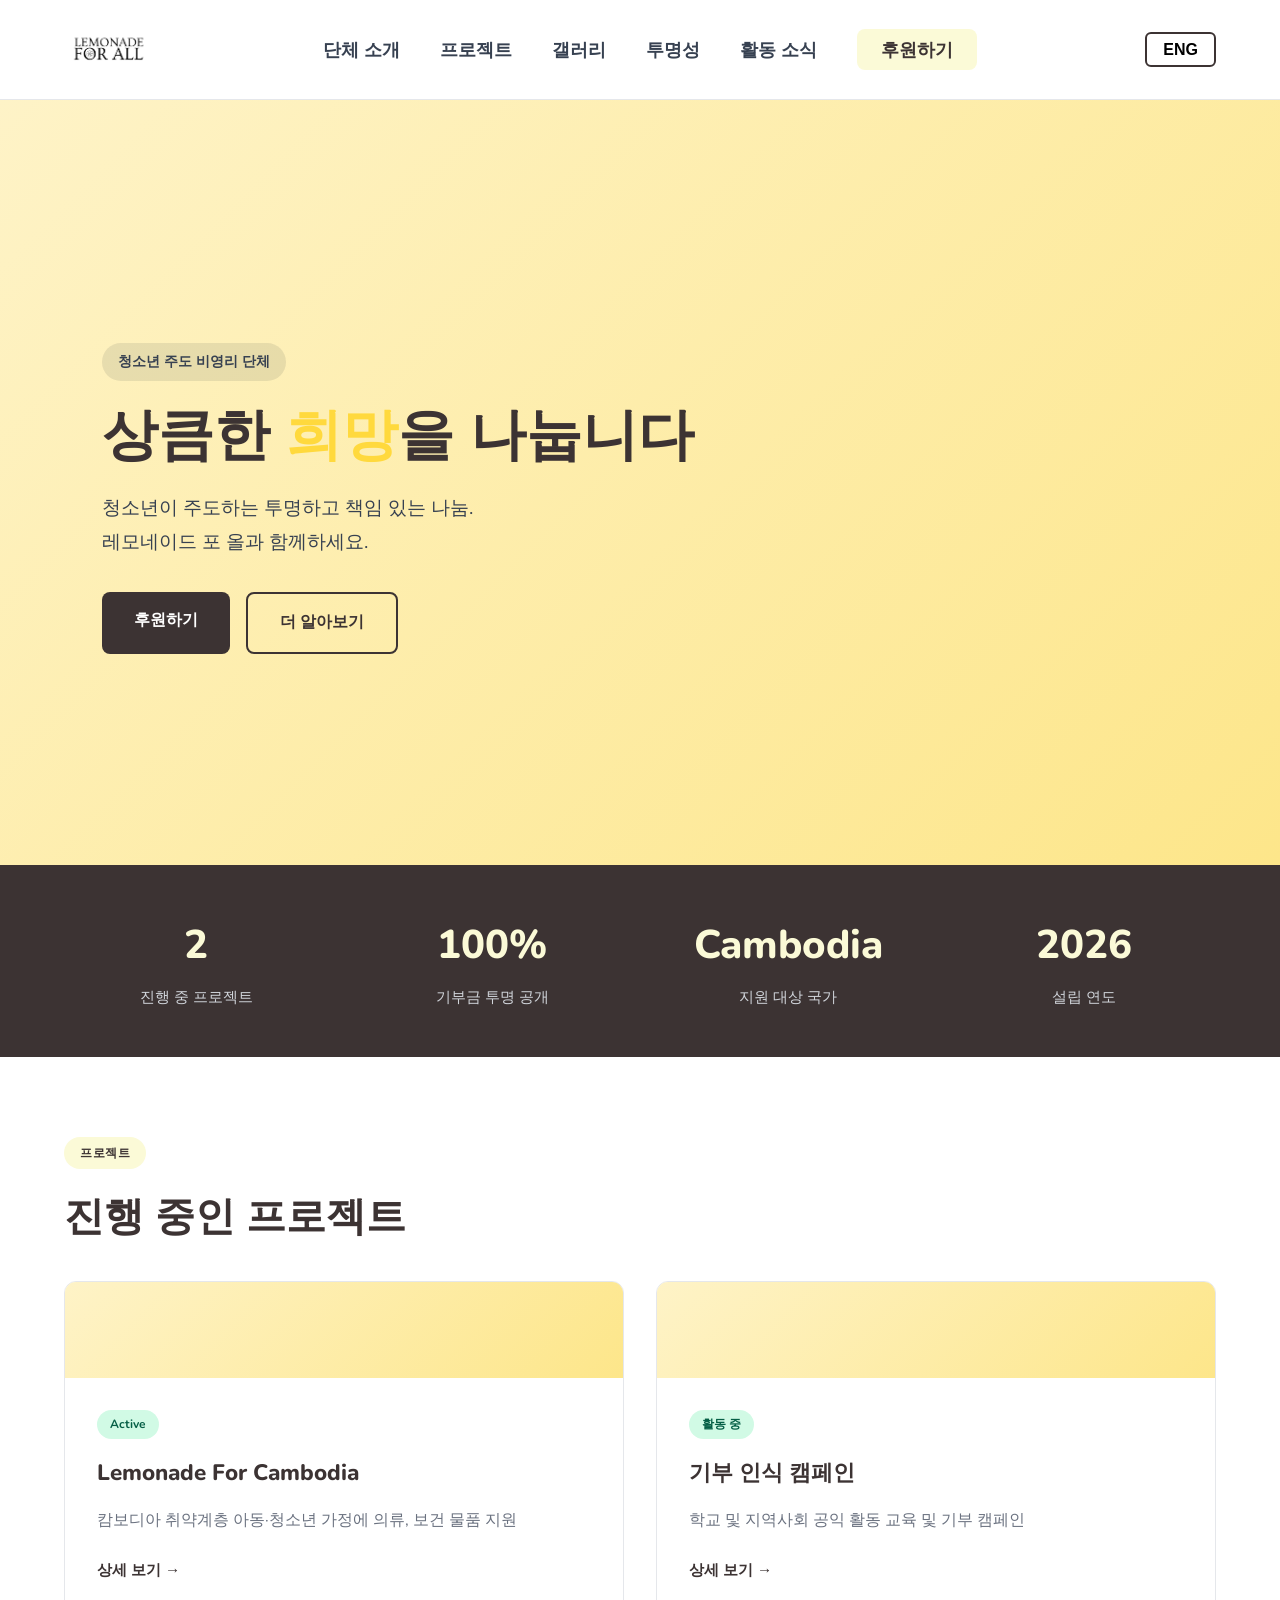
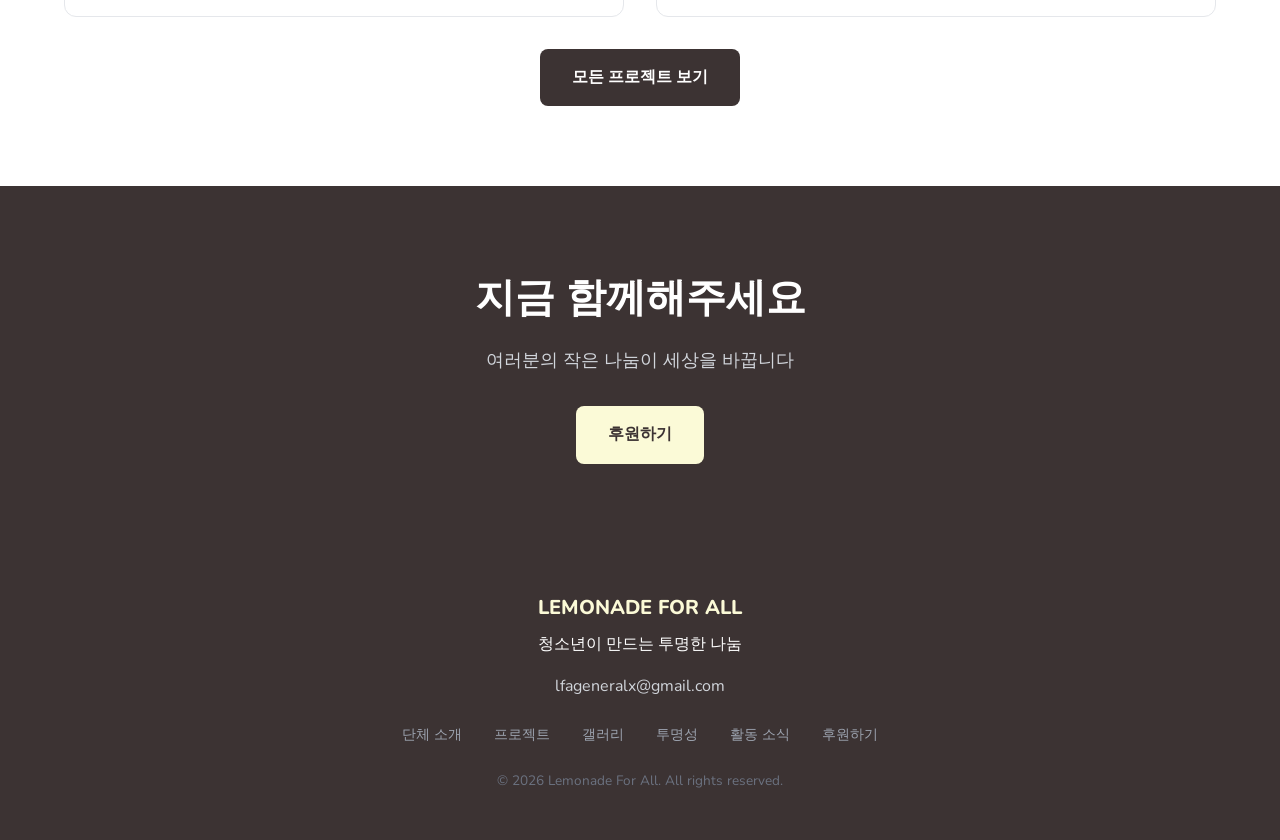
<file: index.html>
<!DOCTYPE html>
<html lang="ko">
<head>
  <meta charset="UTF-8">
  <meta name="viewport" content="width=device-width, initial-scale=1.0">
  <title data-i18n="index_doc">Lemonade For All | 청소년이 만드는 투명한 나눔</title>
  <link rel="stylesheet" href="style.css">
  <link href="https://fonts.googleapis.com/css2?family=Nunito:wght@400;600;700;800&display=swap" rel="stylesheet">
      <link href="https://fonts.googleapis.com/css2?family=Bricolage+Grotesque:wght@400;600;700;800&display=swap" rel="stylesheet">
</head>
<body>
  <header>
                  <a href="index.html" class="logo"><img src="images/1.png" alt="Lemonade For All" class="logo-img"></a>
    <nav>
      <ul>
        <li><a href="about.html" data-i18n="navAbout">단체 소개</a></li>
        <li><a href="projects.html" data-i18n="navProjects">프로젝트</a></li>
                <li><a href="gallery.html" data-i18n="navGallery">갤러리</a></li>
        <li><a href="transparency.html" data-i18n="navTrans">투명성</a></li>
        <li><a href="news.html" data-i18n="navNews">활동 소식</a></li>
        <li><a href="donate.html" class="btn-donate" data-i18n="navDonate">후원하기</a></li>
      </ul>
    </nav>
    <button id="langBtn" class="lang-btn">ENG</button>
    <button class="hamburger" id="hamburger">☰</button>
  </header>
  <div class="mobile-menu" id="mobileMenu">
    <a href="about.html" data-i18n="navAbout">단체 소개</a>
    <a href="projects.html" data-i18n="navProjects">프로젝트</a>
        <a href="gallery.html" data-i18n="navGallery">갤러리</a>
    <a href="transparency.html" data-i18n="navTrans">투명성</a>
    <a href="news.html" data-i18n="navNews">활동 소식</a>
    <a href="donate.html" data-i18n="navDonate">후원하기</a>
  </div>

  <section id="hero">
    <div class="hero-content">
      <span class="hero-tag" data-i18n="heroTag">청소년 주도 비영리 단체</span>
      <h1 data-i18n="heroTitle">상큼한 <span class="highlight">희망</span>을 나눕니다</h1>
      <p data-i18n="heroDesc">청소년이 주도하는 투명하고 책임 있는 나눔.<br>레모네이드 포 올과 함께하세요.</p>
      <div class="hero-btns">
        <a href="donate.html" class="btn-primary" data-i18n="heroDonate">후원하기</a>
        <a href="about.html" class="btn-secondary" data-i18n="heroLearn">더 알아보기</a>
      </div>
    </div>
    <div class="hero-img"></div>
  </section>

  <section id="stats">
    <div class="stats-grid">
      <div class="stat-item">
        <h3 class="stat-num">2</h3>
        <p data-i18n="statProjects">진행 중 프로젝트</p>
      </div>
      <div class="stat-item">
        <h3 class="stat-num">100%</h3>
        <p data-i18n="statTrans">기부금 투명 공개</p>
      </div>
      <div class="stat-item">
        <h3 class="stat-num">Cambodia</h3>
        <p data-i18n="statCountry">지원 대상 국가</p>
      </div>
      <div class="stat-item">
        <h3 class="stat-num">2026</h3>
        <p data-i18n="statFounded">설립 연도</p>
      </div>
    </div>
  </section>

  <section>
    <div class="section-inner">
      <span class="section-tag" data-i18n="projectTag">프로젝트</span>
      <h2 data-i18n="projectTitle">진행 중인 프로젝트</h2>
      <div class="project-grid">
        <div class="project-card">
          <div class="project-img"></div>
          <div class="project-body">
            <span class="status-badge">Active</span>
            <h3 data-i18n="cambodia_page_title">Lemonade For Cambodia</h3>
            <p data-i18n="cambodiaShort">캄보디아 취약계층 아동·청소년 가정에 의류, 보건 물품 지원</p>
            <a href="project-cambodia.html" class="btn-outline" data-i18n="viewDetail">상세 보기 →</a>
          </div>
        </div>
        <div class="project-card">
          <div class="project-img"></div>
          <div class="project-body">
            <span class="status-badge" data-i18n="statusActive">Active</span>
            <h3 data-i18n="campaign_page_title">기부 인식 캠페인</h3>
            <p data-i18n="campaignShort">학교 및 지역사회 공익 활동 교육 및 기부 캠페인</p>
            <a href="project-campaign.html" class="btn-outline" data-i18n="viewDetail">상세 보기 →</a>
          </div>
        </div>
      </div>
      <div style="text-align:center;margin-top:2rem">
        <a href="projects.html" class="btn-primary" data-i18n="allProjects">모든 프로젝트 보기</a>
      </div>
    </div>
  </section>

  <section id="cta">
    <div class="cta-inner">
      <h2 data-i18n="ctaTitle">지금 함께해주세요</h2>
      <p data-i18n="ctaDesc">여러분의 작은 나눔이 세상을 바꿉니다</p>
      <a href="donate.html" class="btn-primary" data-i18n="ctaDonate">후원하기</a>
    </div>
  </section>

  <footer>
    <div class="footer-inner">
                    <a href="index.html" class="footer-logo">LEMONADE FOR ALL</a>
      <p data-i18n="footerDesc">청소년이 만드는 투명한 나눔</p>
      <p class="footer-contact">lfageneralx@gmail.com</p>
      <div class="footer-links">
        <a href="about.html" data-i18n="navAbout">단체 소개</a>
        <a href="projects.html" data-i18n="navProjects">프로젝트</a>
              <a href="gallery.html" data-i18n="navGallery">갤러리</a>
        <a href="transparency.html" data-i18n="navTrans">투명성</a>
        <a href="news.html" data-i18n="navNews">활동 소식</a>
        <a href="donate.html" data-i18n="navDonate">후원하기</a>
      </div>
      <p class="footer-copy">© 2026 Lemonade For All. All rights reserved.</p>
    </div>
  </footer>
  <script src="lang.js"></script>
</body>
</html>
</file>
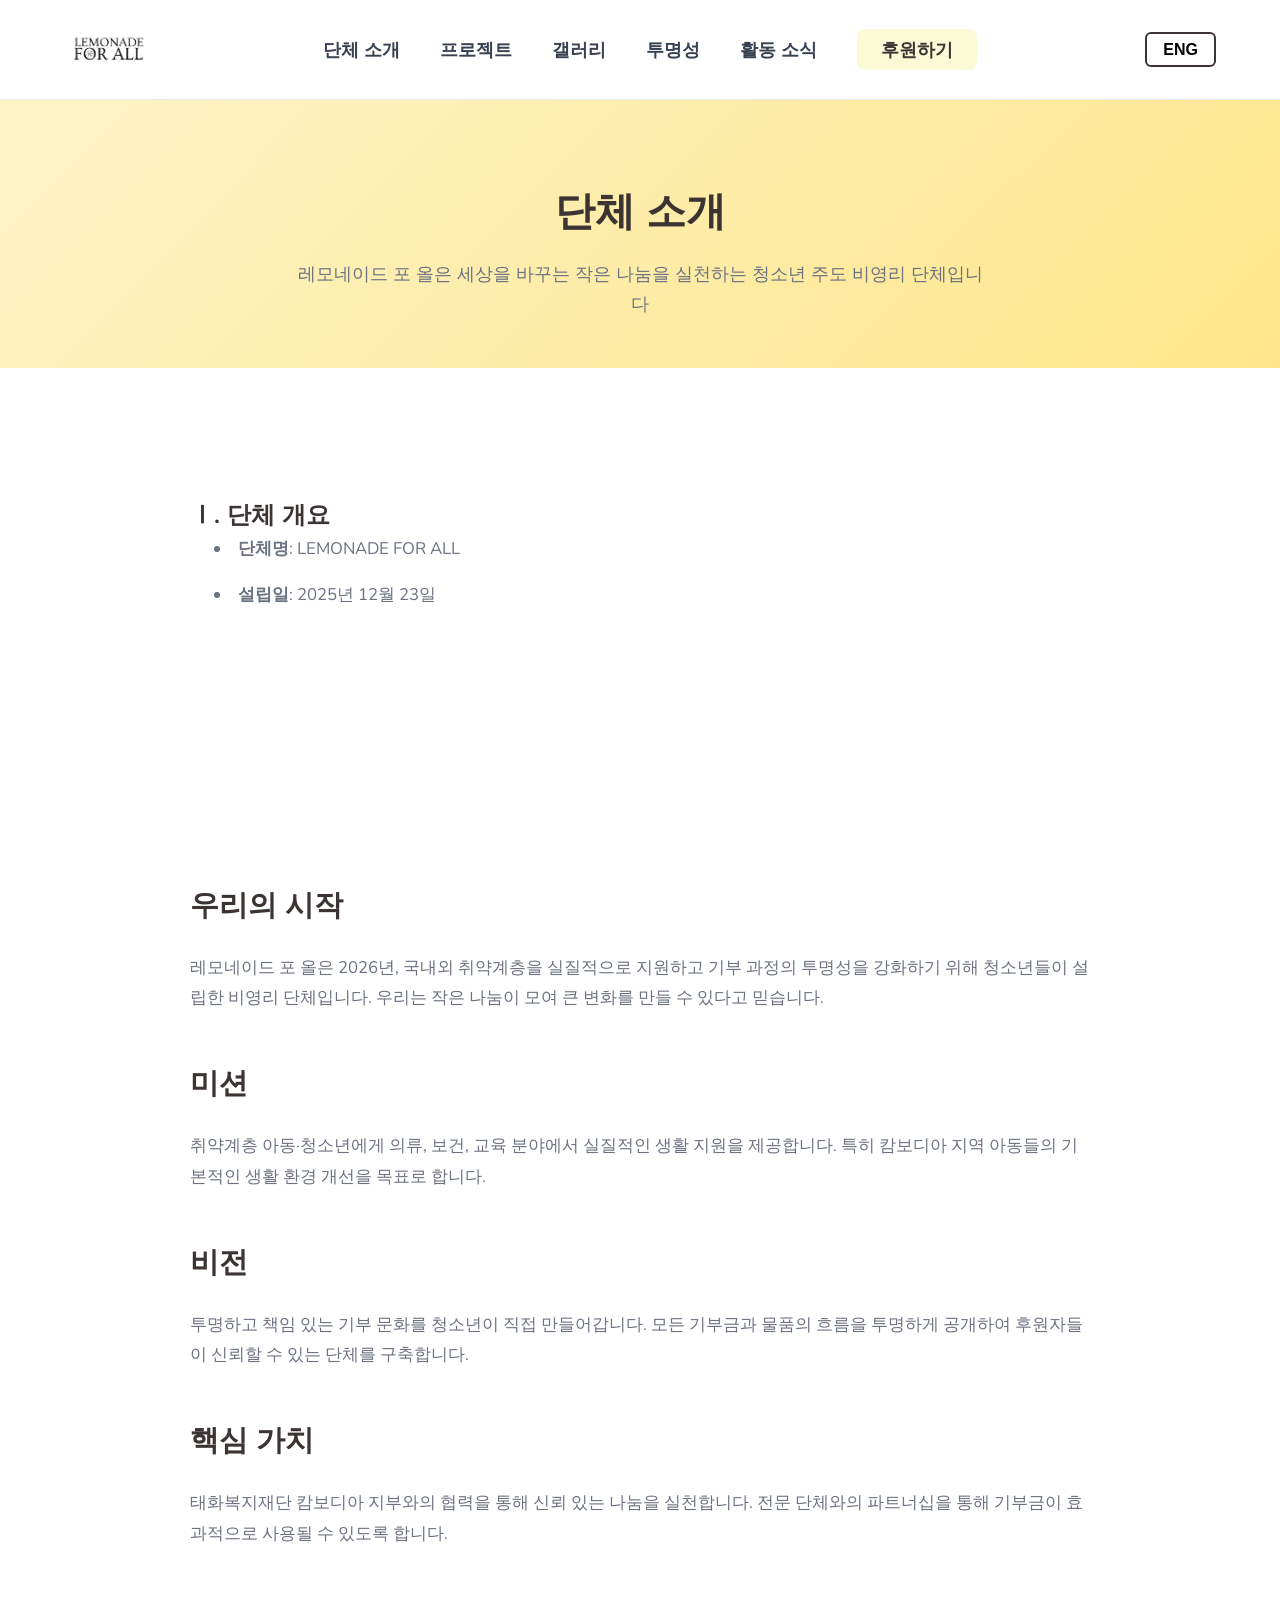
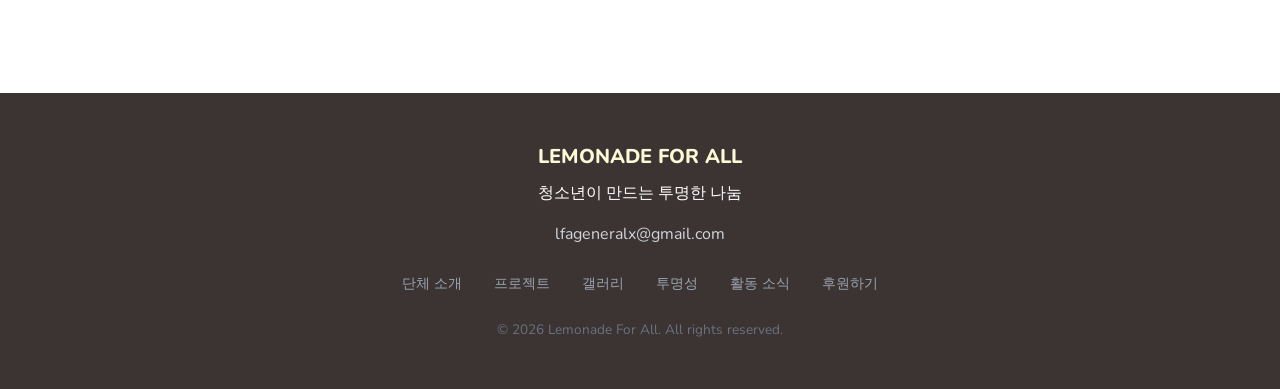
<file: about.html>
<!DOCTYPE html>
<html lang="ko">
<head>
  <meta charset="UTF-8">
  <meta name="viewport" content="width=device-width, initial-scale=1.0">
  <title data-i18n="about_doc">단체 소개 | Lemonade For All</title>
  <link rel="stylesheet" href="style.css">
  <link href="https://fonts.googleapis.com/css2?family=Nunito:wght@400;600;700;800&display=swap" rel="stylesheet">
</head>
<body>
<header>
        <a href="index.html" class="logo"><img src="images/1.png" alt="Lemonade For All" class="logo-img"></a>
  <nav>
    <ul>
      <li><a href="about.html" data-i18n="navAbout">단체 소개</a></li>
      <li><a href="projects.html" data-i18n="navProjects">프로젝트</a></li>
            <li><a href="gallery.html" data-i18n="navGallery">갤러리</a></li>
      <li><a href="transparency.html" data-i18n="navTrans">투명성</a></li>
      <li><a href="news.html" data-i18n="navNews">활동 소식</a></li>
      <li><a href="donate.html" class="btn-donate" data-i18n="navDonate">후원하기</a></li>
    </ul>
  </nav>
  <button id="langToggle" class="lang-btn">ENG</button>
  <button class="hamburger" id="hamburger">☰</button>
</header>
<div class="mobile-menu" id="mobileMenu">
  <a href="about.html" data-i18n="navAbout">단체 소개</a>
  <a href="projects.html" data-i18n="navProjects">프로젝트</a>
    <a href="gallery.html" data-i18n="navGallery">갤러리</a>
  <a href="transparency.html" data-i18n="navTrans">투명성</a>
  <a href="news.html" data-i18n="navNews">활동 소식</a>
  <a href="donate.html" data-i18n="navDonate">후원하기</a>
</div>
<div class="page-header">
  <h1 data-i18n="about_title">단체 소개</h1>
  <p data-i18n="about_sub">레모네이드 포 올은 세상을 바꾸는 작은 나눔을 실천하는 청소년 주도 비영리 단체입니다</p>
</div>
  <section aria-labelledby="about-overview-title">
  <div class="content-section">
    <h2 id="about-overview-title" data-i18n="about_overview">Ⅰ. 단체 개요</h2>
    <ul class="about-overview-list">
      <li><strong data-i18n="about_overview_name_label">단체명</strong>: LEMONADE FOR ALL</li>
      <li><strong data-i18n="about_overview_founded_label">설립일</strong>: <span data-i18n="about_overview_founded_date">2025년 12월 23일</span></li>
    </ul>
  </div>
</section>
<section>
  <div class="content-section">
    <h3 data-i18n="about_start">우리의 시작</h3>
    <p data-i18n="about_start_desc">레모네이드 포 올은 2026년, 국내외 취약계층을 실질적으로 지원하고 기부 과정의 투명성을 강화하기 위해 청소년들이 설립한 비영리 단체입니다. 우리는 작은 나눔이 모여 큰 변화를 만들 수 있다고 믿습니다.</p>
    
    <h3 data-i18n="about_mission">미션</h3>
    <p data-i18n="about_mission_desc">취약계층 아동·청소년에게 의류, 보건, 교육 분야에서 실질적인 생활 지원을 제공합니다. 특히 캄보디아 지역 아동들의 기본적인 생활 환경 개선을 목표로 합니다.</p>
    
    <h3 data-i18n="about_vision">비전</h3>
    <p data-i18n="about_vision_desc">투명하고 책임 있는 기부 문화를 청소년이 직접 만들어갑니다. 모든 기부금과 물품의 흐름을 투명하게 공개하여 후원자들이 신뢰할 수 있는 단체를 구축합니다.</p>
    
    <h3 data-i18n="about_values">핵심 가치</h3>
    <p data-i18n="about_values_desc">태화복지재단과의 협력을 통해 신뢰 있는 나눔을 실천합니다. 전문 단체와의 파트너십을 통해 기부금이 효과적으로 사용될 수 있도록 합니다.</p>
  </div>
</section>
<footer>
  <div class="footer-inner">
            <a href="index.html" class="footer-logo">LEMONADE FOR ALL</a>
    <p data-i18n="footerDesc">청소년이 만드는 투명한 나눔</p>
    <p class="footer-contact">lfageneralx@gmail.com</p>
    <div class="footer-links">
      <a href="about.html" data-i18n="navAbout">단체 소개</a>
      <a href="projects.html" data-i18n="navProjects">프로젝트</a>
            <a href="gallery.html" data-i18n="navGallery">갤러리</a>
      <a href="transparency.html" data-i18n="navTrans">투명성</a>
      <a href="news.html" data-i18n="navNews">활동 소식</a>
      <a href="donate.html" data-i18n="navDonate">후원하기</a>
    </div>
    <p class="footer-copy">© 2026 Lemonade For All. All rights reserved.</p>
  </div>
</footer>
<script src="lang.js"></script>
</body>
</html>
</file>
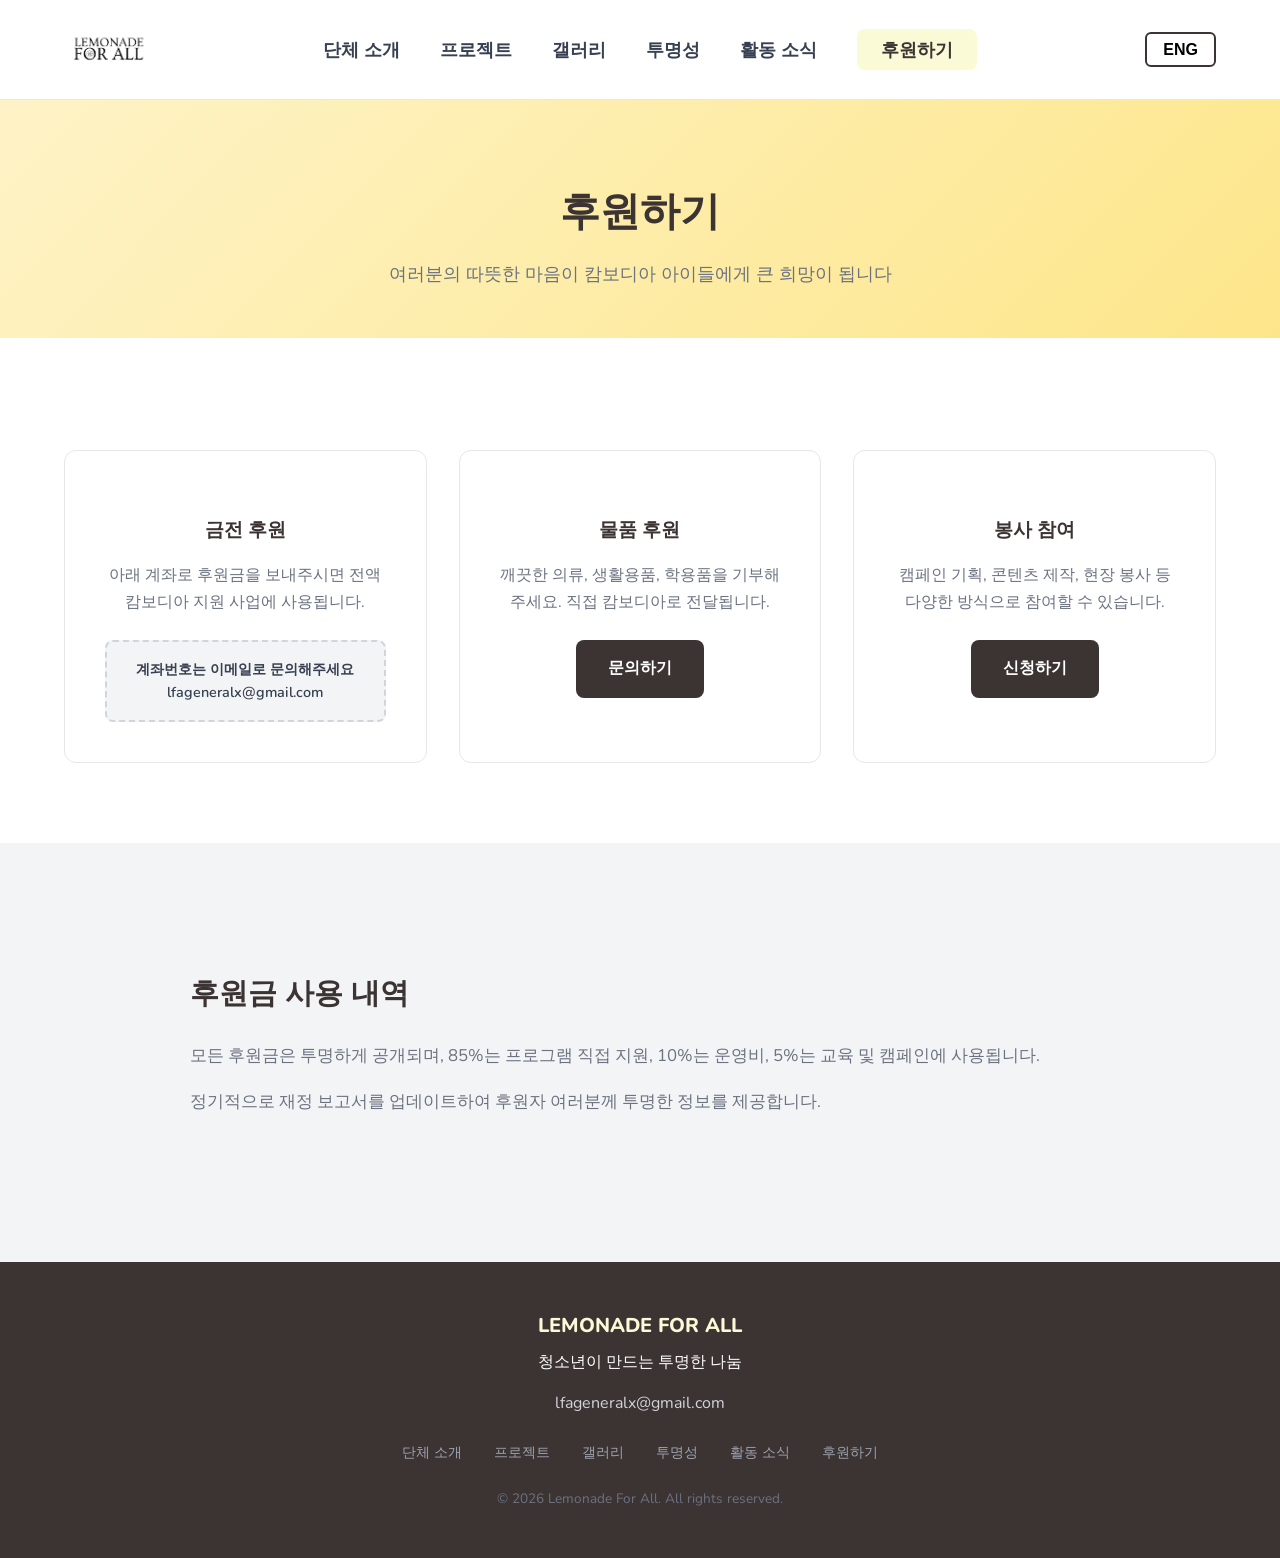
<file: donate.html>
<!DOCTYPE html>
<html lang="ko">
<head>
  <meta charset="UTF-8">
  <meta name="viewport" content="width=device-width, initial-scale=1.0">
  <title data-i18n="donate_doc">후원하기 | Lemonade For All</title>
  <link rel="stylesheet" href="style.css">
  <link href="https://fonts.googleapis.com/css2?family=Nunito:wght@400;600;700;800&display=swap" rel="stylesheet">
</head>
<body>
<header>
        <a href="index.html" class="logo"><img src="images/1.png" alt="Lemonade For All" class="logo-img"></a>
  <nav>
    <ul>
      <li><a href="about.html" data-i18n="navAbout">단체 소개</a></li>
      <li><a href="projects.html" data-i18n="navProjects">프로젝트</a></li>
            <li><a href="gallery.html" data-i18n="navGallery">갤러리</a></li>
      <li><a href="transparency.html" data-i18n="navTrans">투명성</a></li>
      <li><a href="news.html" data-i18n="navNews">활동 소식</a></li>
      <li><a href="donate.html" class="btn-donate" data-i18n="navDonate">후원하기</a></li>
    </ul>
  </nav>
  <button id="langToggle" class="lang-btn">ENG</button>
  <button class="hamburger" id="hamburger">☰</button>
</header>
<div class="mobile-menu" id="mobileMenu">
  <a href="about.html" data-i18n="navAbout">단체 소개</a>
  <a href="projects.html" data-i18n="navProjects">프로젝트</a>
    <a href="gallery.html" data-i18n="navGallery">갤러리</a>
  <a href="transparency.html" data-i18n="navTrans">투명성</a>
  <a href="news.html" data-i18n="navNews">활동 소식</a>
  <a href="donate.html" data-i18n="navDonate">후원하기</a>
</div>
<div class="page-header">
  <h1 data-i18n="donate_page_title">후원하기</h1>
  <p data-i18n="donate_page_sub">여러분의 따뜻한 마음이 캄보디아 아이들에게 큰 희망이 됩니다</p>
</div>
<section>
  <div class="section-inner">
    <div class="donate-grid">
      <div class="donate-card">
        <div class="donate-icon"></div>
        <h4 data-i18n="donate_money">금전 후원</h4>
        <p data-i18n="donate_money_desc">아래 계좌로 후원금을 보내주시면 전액 캄보디아 지원 사업에 사용됩니다.</p>
        <div class="account-box" data-i18n="donate_account_info">계좌번호는 이메일로 문의해주세요<br>lfageneralx@gmail.com</div>
      </div>
      <div class="donate-card">
        <div class="donate-icon"></div>
        <h4 data-i18n="donate_goods">물품 후원</h4>
        <p data-i18n="donate_goods_desc">깨끗한 의류, 생활용품, 학용품을 기부해주세요. 직접 캄보디아로 전달됩니다.</p>
        <a href="mailto:lfageneralx@gmail.com" class="btn-primary" data-i18n="donate_goods_button">문의하기</a>
      </div>
      <div class="donate-card">
        <div class="donate-icon"></div>
        <h4 data-i18n="donate_volunteer">봉사 참여</h4>
        <p data-i18n="donate_volunteer_desc">캠페인 기획, 콘텐츠 제작, 현장 봉사 등 다양한 방식으로 참여할 수 있습니다.</p>
        <a href="mailto:lfageneralx@gmail.com" class="btn-primary" data-i18n="donate_volunteer_button">신청하기</a>
      </div>
    </div>
  </div>
</section>
<section style="background:#F3F4F6">
  <div class="content-section">
    <h3 data-i18n="donate_usage">후원금 사용 내역</h3>
    <p data-i18n="donate_usage_desc">모든 후원금은 투명하게 공개되며, 85%는 프로그램 직접 지원, 10%는 운영비, 5%는 교육 및 캠페인에 사용됩니다.</p>
    <p data-i18n="donate_report">정기적으로 재정 보고서를 업데이트하여 후원자 여러분께 투명한 정보를 제공합니다.</p>
  </div>
</section>
<footer>
  <div class="footer-inner">
            <a href="index.html" class="footer-logo">LEMONADE FOR ALL</a>
    <p data-i18n="footerDesc">청소년이 만드는 투명한 나눔</p>
    <p class="footer-contact">lfageneralx@gmail.com</p>
    <div class="footer-links">
      <a href="about.html" data-i18n="navAbout">단체 소개</a>
      <a href="projects.html" data-i18n="navProjects">프로젝트</a>
            <a href="gallery.html" data-i18n="navGallery">갤러리</a>
      <a href="transparency.html" data-i18n="navTrans">투명성</a>
      <a href="news.html" data-i18n="navNews">활동 소식</a>
      <a href="donate.html" data-i18n="navDonate">후원하기</a>
    </div>
    <p class="footer-copy">© 2026 Lemonade For All. All rights reserved.</p>
  </div>
</footer>
<script src="lang.js"></script>
</body>
</html>
</file>
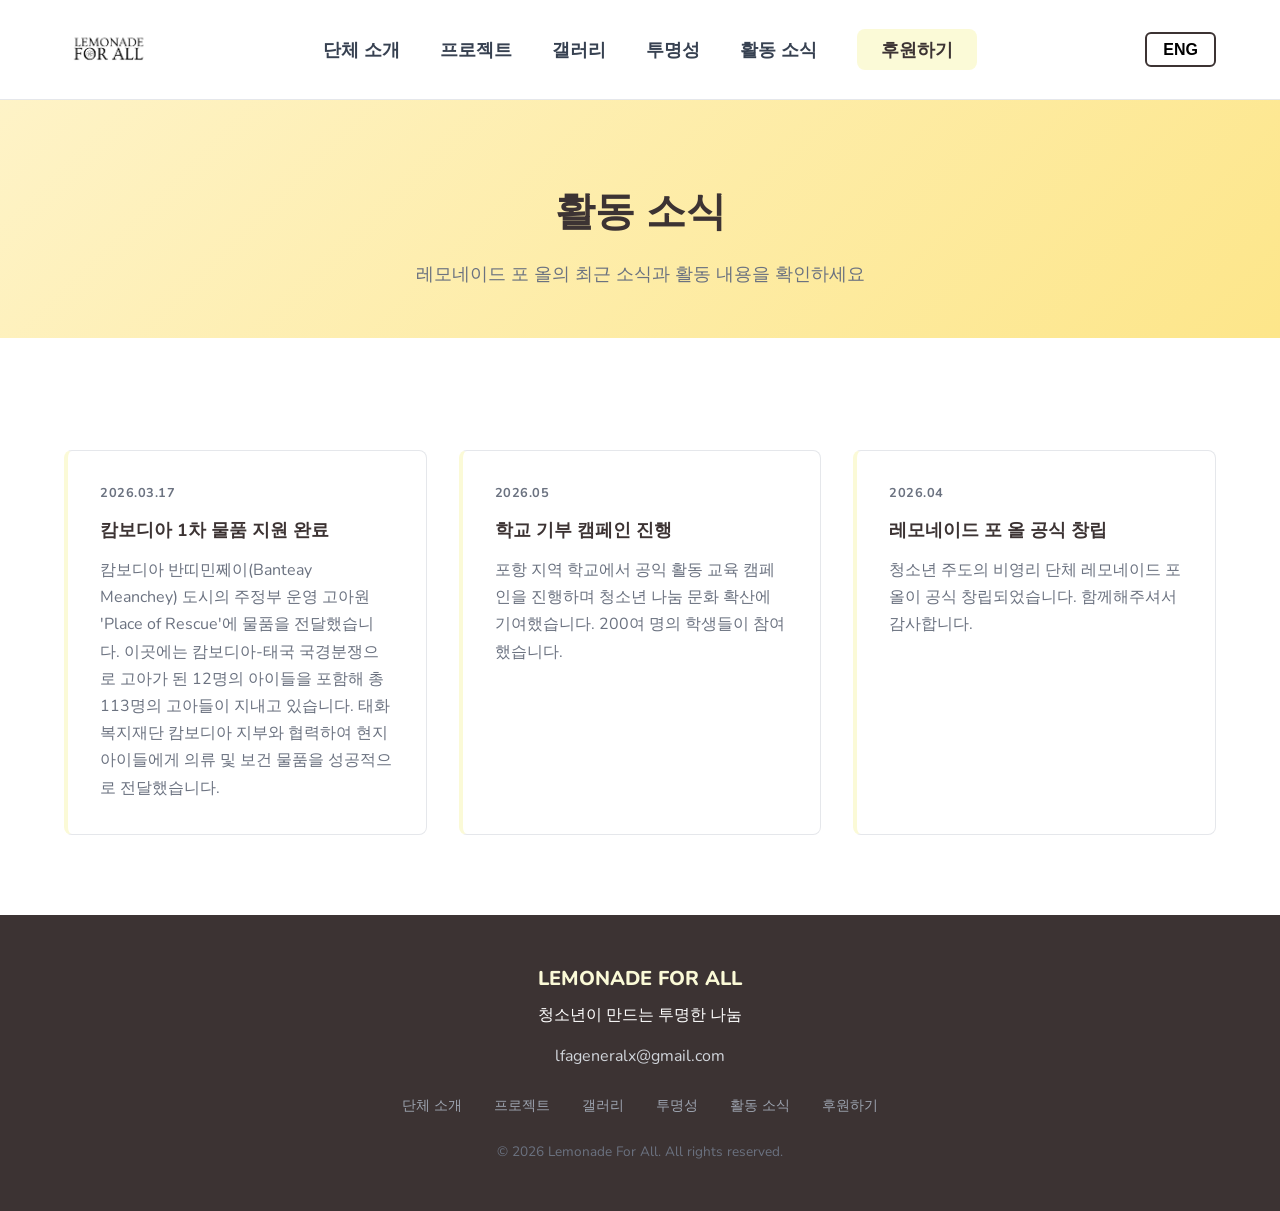
<file: news.html>
<!DOCTYPE html>
<html lang="ko">
<head>
  <meta charset="UTF-8">
  <meta name="viewport" content="width=device-width, initial-scale=1.0">
  <title data-i18n="news_doc">활동 소식 | Lemonade For All</title>
  <link rel="stylesheet" href="style.css">
  <link href="https://fonts.googleapis.com/css2?family=Nunito:wght@400;600;700;800&display=swap" rel="stylesheet">
</head>
<body>
<header>
        <a href="index.html" class="logo"><img src="images/1.png" alt="Lemonade For All" class="logo-img"></a>
  <nav>
    <ul>
      <li><a href="about.html" data-i18n="navAbout">단체 소개</a></li>
      <li><a href="projects.html" data-i18n="navProjects">프로젝트</a></li>
            <li><a href="gallery.html" data-i18n="navGallery">갤러리</a></li>
      <li><a href="transparency.html" data-i18n="navTrans">투명성</a></li>
      <li><a href="news.html" data-i18n="navNews">활동 소식</a></li>
      <li><a href="donate.html" class="btn-donate" data-i18n="navDonate">후원하기</a></li>
    </ul>
  </nav>
  <button id="langToggle" class="lang-btn">ENG</button>
  <button class="hamburger" id="hamburger">☰</button>
</header>
<div class="mobile-menu" id="mobileMenu">
  <a href="about.html" data-i18n="navAbout">단체 소개</a>
  <a href="projects.html" data-i18n="navProjects">프로젝트</a>
    <a href="gallery.html" data-i18n="navGallery">갤러리</a>
  <a href="transparency.html" data-i18n="navTrans">투명성</a>
  <a href="news.html" data-i18n="navNews">활동 소식</a>
  <a href="donate.html" data-i18n="navDonate">후원하기</a>
</div>
<div class="page-header">
  <h1 data-i18n="news_title">활동 소식</h1>
  <p data-i18n="news_sub">레모네이드 포 올의 최근 소식과 활동 내용을 확인하세요</p>
</div>
<section>
  <div class="section-inner">
    <div class="news-grid">
      <div class="news-card">
                <div class="news-date">2026.03.17</div>
        <h4 data-i18n="news1_title">캄보디아 1차 물품 지원 완료</h4>
                <p data-i18n="news1_desc">캄보디아 반띠민쩨이(Banteay Meanchey) 도시의 주정부 운영 고아원 'Place of Rescue'에 물품을 전달했습니다. 이곳에는 캄보디아-태국 국경분쟁으로 고아가 된 12명의 아이들을 포함해 총 113명의 고아들이 지내고 있습니다. 태화복지재단 캄보디아 지부와 협력하여 현지 아이들에게 의류 및 보건 물품을 성공적으로 전달했습니다.</p>
      </div>
      <div class="news-card">
        <div class="news-date">2026.05</div>
        <h4 data-i18n="news2_title">학교 기부 캠페인 진행</h4>
        <p data-i18n="news2_desc">포항 지역 학교에서 공익 활동 교육 캠페인을 진행하며 청소년 나눔 문화 확산에 기여했습니다. 200여 명의 학생들이 참여했습니다.</p>
      </div>
      <div class="news-card">
        <div class="news-date">2026.04</div>
        <h4 data-i18n="news3_title">레모네이드 포 올 공식 창립</h4>
        <p data-i18n="news3_desc">청소년 주도의 비영리 단체 레모네이드 포 올이 공식 창립되었습니다. 함께해주셔서 감사합니다.</p>
      </div>
    </div>
  </div>
</section>
<footer>
  <div class="footer-inner">
                <a href="index.html" class="footer-logo">LEMONADE FOR ALL</a>
    <p data-i18n="footerDesc">청소년이 만드는 투명한 나눔</p>
    <p class="footer-contact">lfageneralx@gmail.com</p>
    <div class="footer-links">
      <a href="about.html" data-i18n="navAbout">단체 소개</a>
      <a href="projects.html" data-i18n="navProjects">프로젝트</a>
            <a href="gallery.html" data-i18n="navGallery">갤러리</a>
      <a href="transparency.html" data-i18n="navTrans">투명성</a>
      <a href="news.html" data-i18n="navNews">활동 소식</a>
      <a href="donate.html" data-i18n="navDonate">후원하기</a>
    </div>
    <p class="footer-copy">© 2026 Lemonade For All. All rights reserved.</p>
  </div>
</footer>
<script src="lang.js"></script>
</body>
</html>
</file>
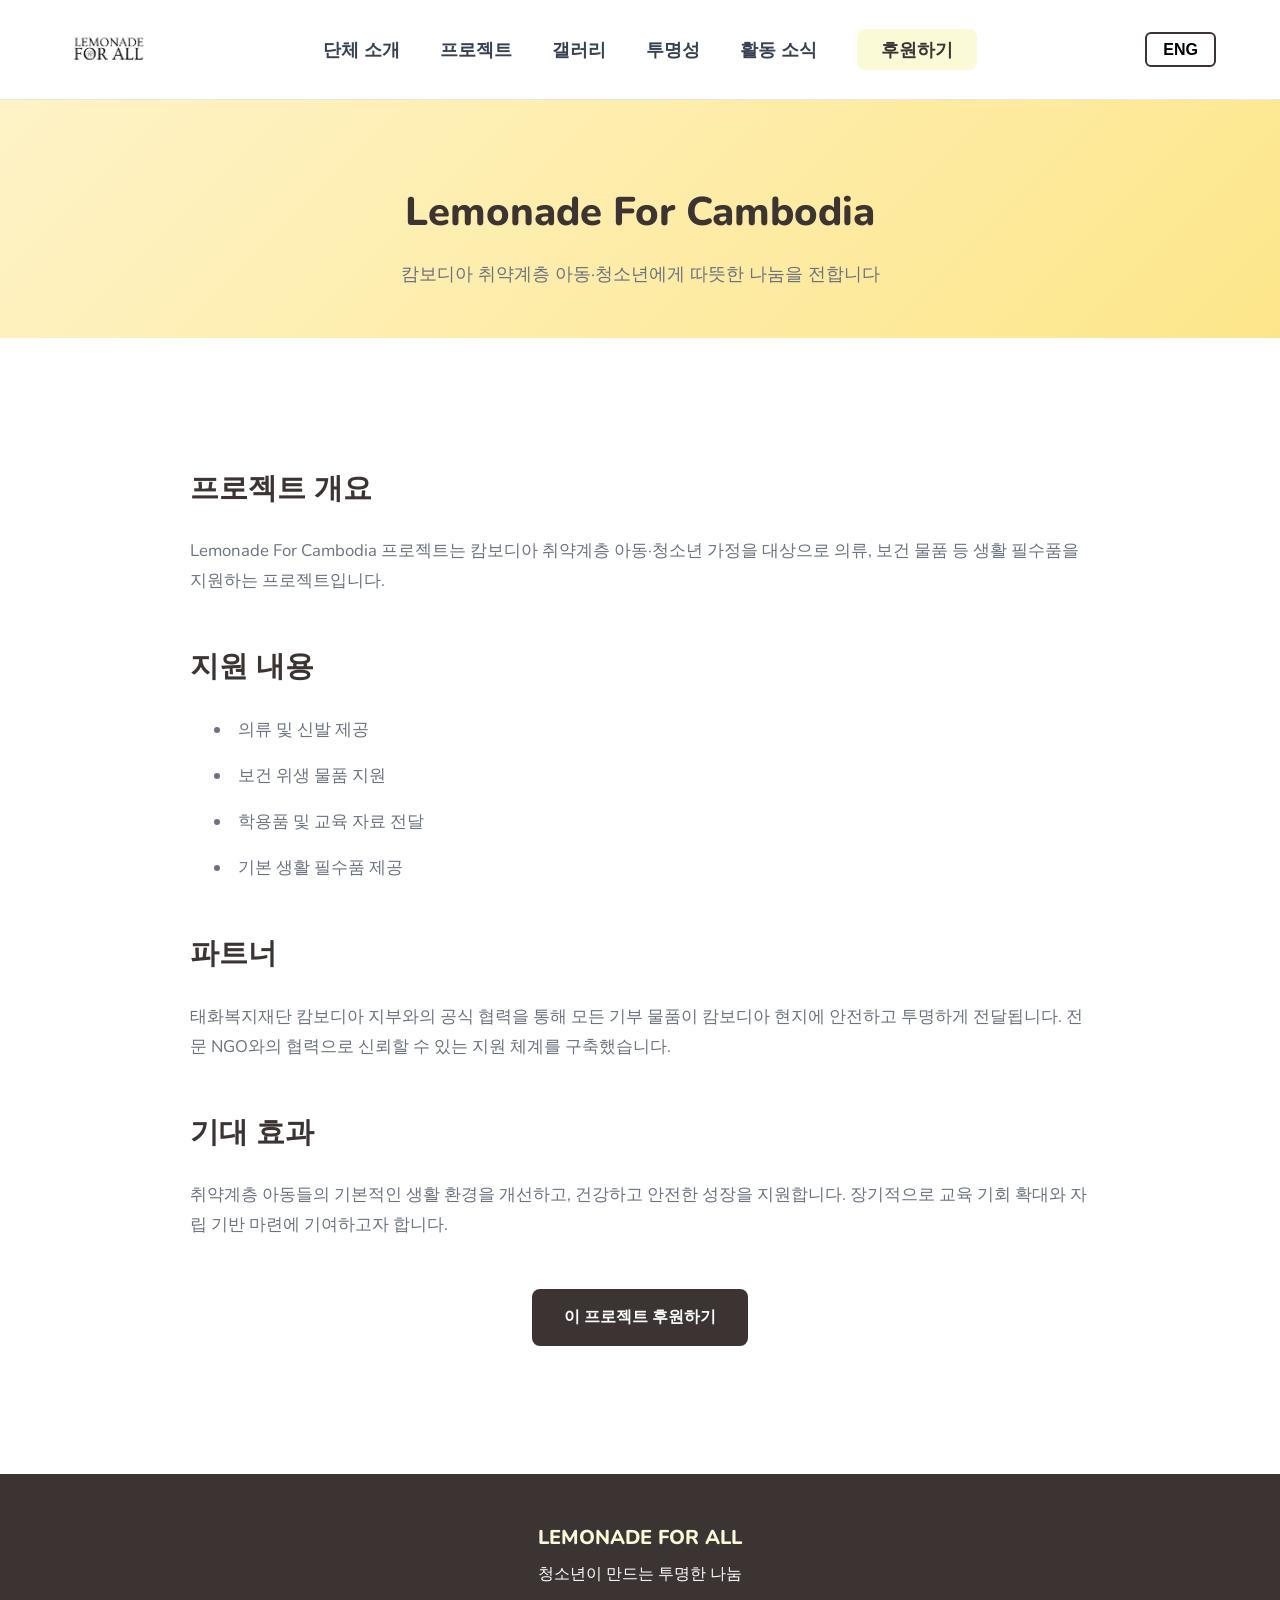
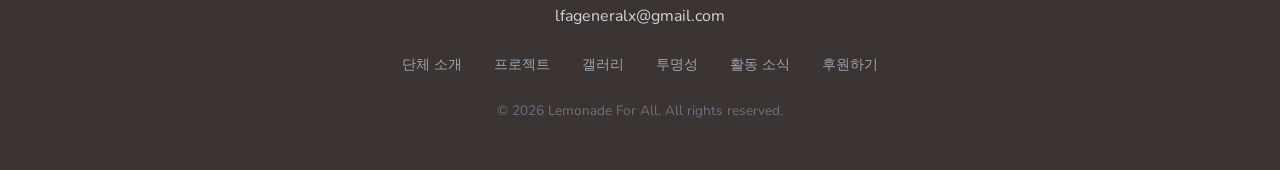
<file: project-cambodia.html>
<!DOCTYPE html>
<html lang="ko">
<head>
  <meta charset="UTF-8">
  <meta name="viewport" content="width=device-width, initial-scale=1.0">
  <title data-i18n="cambodia_doc">Lemonade For Cambodia | Lemonade For All</title>
  <link rel="stylesheet" href="style.css">
  <link href="https://fonts.googleapis.com/css2?family=Nunito:wght@400;600;700;800&display=swap" rel="stylesheet">
</head>
<body>
<header>
        <a href="index.html" class="logo"><img src="images/1.png" alt="Lemonade For All" class="logo-img"></a>
  <nav>
    <ul>
      <li><a href="about.html" data-i18n="navAbout">단체 소개</a></li>
      <li><a href="projects.html" data-i18n="navProjects">프로젝트</a></li>
            <li><a href="gallery.html" data-i18n="navGallery">갤러리</a></li>
      <li><a href="transparency.html" data-i18n="navTrans">투명성</a></li>
      <li><a href="news.html" data-i18n="navNews">활동 소식</a></li>
      <li><a href="donate.html" class="btn-donate" data-i18n="navDonate">후원하기</a></li>
    </ul>
  </nav>
  <button id="langToggle" class="lang-btn">ENG</button>
  <button class="hamburger" id="hamburger">☰</button>
</header>
<div class="mobile-menu" id="mobileMenu">
  <a href="about.html" data-i18n="navAbout">단체 소개</a>
  <a href="projects.html" data-i18n="navProjects">프로젝트</a>
    <a href="gallery.html" data-i18n="navGallery">갤러리</a>
  <a href="transparency.html" data-i18n="navTrans">투명성</a>
  <a href="news.html" data-i18n="navNews">활동 소식</a>
  <a href="donate.html" data-i18n="navDonate">후원하기</a>
</div>
<div class="page-header">
  <h1 data-i18n="cambodia_page_title">Lemonade For Cambodia</h1>
  <p data-i18n="cambodia_page_sub">캄보디아 취약계층 아동·청소년에게 따뜻한 나눔을 전합니다</p>
</div>
<section>
  <div class="content-section">
    <h3 data-i18n="cambodia_overview">프로젝트 개요</h3>
    <p data-i18n="cambodia_desc">Lemonade For Cambodia 프로젝트는 캄보디아 취약계층 아동·청소년 가정을 대상으로 의류, 보건 물품 등 생활 필수품을 지원하는 프로젝트입니다.</p>
    
    <h3 data-i18n="cambodia_support">지원 내용</h3>
    <ul>
      <li data-i18n="support_item_1">의류 및 신발 제공</li>
      <li data-i18n="support_item_2">보건 위생 물품 지원</li>
      <li data-i18n="support_item_3">학용품 및 교육 자료 전달</li>
      <li data-i18n="support_item_4">기본 생활 필수품 제공</li>
    </ul>
    
    <h3 data-i18n="cambodia_partner">파트너</h3>
    <p data-i18n="cambodia_partner_desc">태화복지재단과의 공식 협력을 통해 모든 기부 물품이 캄보디아 현지에 안전하고 투명하게 전달됩니다. 전문 NGO와의 협력으로 신뢰할 수 있는 지원 체계를 구축했습니다.</p>
    
    <h3 data-i18n="cambodia_impact">기대 효과</h3>
    <p data-i18n="cambodia_impact_desc">취약계층 아동들의 기본적인 생활 환경을 개선하고, 건강하고 안전한 성장을 지원합니다. 장기적으로 교육 기회 확대와 자립 기반 마련에 기여하고자 합니다.</p>
    
    <div style="text-align:center;margin-top:3rem">
      <a href="donate.html" class="btn-primary" data-i18n="donate_project_btn">이 프로젝트 후원하기</a>
    </div>
  </div>
</section>
<footer>
  <div class="footer-inner">
                <a href="index.html" class="footer-logo">LEMONADE FOR ALL</a>
    <p data-i18n="footerDesc">청소년이 만드는 투명한 나눔</p>
    <p class="footer-contact">lfageneralx@gmail.com</p>
    <div class="footer-links">
      <a href="about.html" data-i18n="navAbout">단체 소개</a>
      <a href="projects.html" data-i18n="navProjects">프로젝트</a>
            <a href="gallery.html" data-i18n="navGallery">갤러리</a>
      <a href="transparency.html" data-i18n="navTrans">투명성</a>
      <a href="news.html" data-i18n="navNews">활동 소식</a>
      <a href="donate.html" data-i18n="navDonate">후원하기</a>
    </div>
    <p class="footer-copy">© 2026 Lemonade For All. All rights reserved.</p>
  </div>
</footer>
<script src="lang.js"></script>
</body>
</html>
</file>
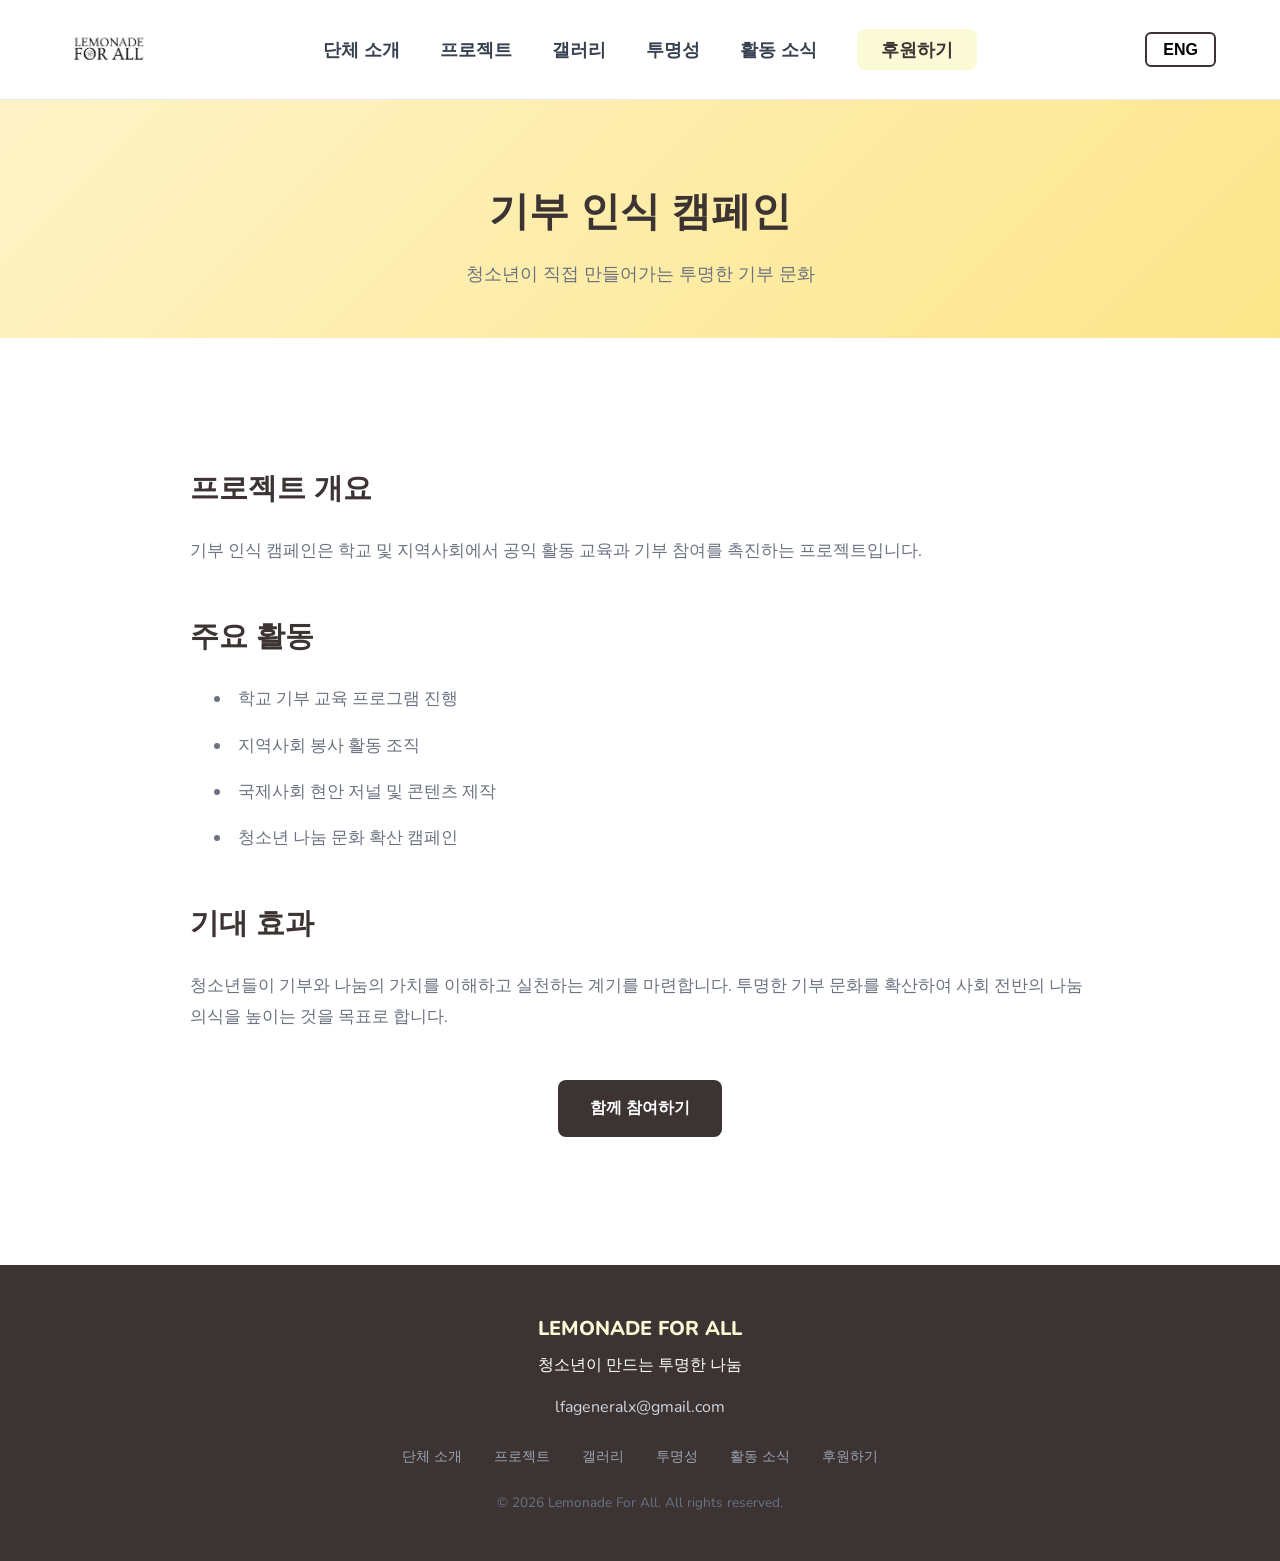
<file: project-campaign.html>
<!DOCTYPE html>
<html lang="ko">
<head>
  <meta charset="UTF-8">
  <meta name="viewport" content="width=device-width, initial-scale=1.0">
  <title data-i18n="campaign_doc">기부 인식 캠페인 | Lemonade For All</title>
  <link rel="stylesheet" href="style.css">
  <link href="https://fonts.googleapis.com/css2?family=Nunito:wght@400;600;700;800&display=swap" rel="stylesheet">
</head>
<body>
<header>
        <a href="index.html" class="logo"><img src="images/1.png" alt="Lemonade For All" class="logo-img"></a>
  <nav>
    <ul>
      <li><a href="about.html" data-i18n="navAbout">단체 소개</a></li>
      <li><a href="projects.html" data-i18n="navProjects">프로젝트</a></li>
            <li><a href="gallery.html" data-i18n="navGallery">갤러리</a></li>
      <li><a href="transparency.html" data-i18n="navTrans">투명성</a></li>
      <li><a href="news.html" data-i18n="navNews">활동 소식</a></li>
      <li><a href="donate.html" class="btn-donate" data-i18n="navDonate">후원하기</a></li>
    </ul>
  </nav>
  <button id="langToggle" class="lang-btn">ENG</button>
  <button class="hamburger" id="hamburger">☰</button>
</header>
<div class="mobile-menu" id="mobileMenu">
  <a href="about.html" data-i18n="navAbout">단체 소개</a>
  <a href="projects.html" data-i18n="navProjects">프로젝트</a>
    <a href="gallery.html" data-i18n="navGallery">갤러리</a>
  <a href="transparency.html" data-i18n="navTrans">투명성</a>
  <a href="news.html" data-i18n="navNews">활동 소식</a>
  <a href="donate.html" data-i18n="navDonate">후원하기</a>
</div>
<div class="page-header">
  <h1 data-i18n="campaign_page_title">기부 인식 캠페인</h1>
  <p data-i18n="campaign_page_sub">청소년이 직접 만들어가는 투명한 기부 문화</p>
</div>
<section>
  <div class="content-section">
    <h3 data-i18n="campaign_overview">프로젝트 개요</h3>
    <p data-i18n="campaign_desc">기부 인식 캠페인은 학교 및 지역사회에서 공익 활동 교육과 기부 참여를 촉진하는 프로젝트입니다.</p>
    
    <h3 data-i18n="campaign_activities">주요 활동</h3>
    <ul>
      <li data-i18n="campaign_item_1">학교 기부 교육 프로그램 진행</li>
      <li data-i18n="campaign_item_2">지역사회 봉사 활동 조직</li>
      <li data-i18n="campaign_item_3">국제사회 현안 저널 및 콘텐츠 제작</li>
      <li data-i18n="campaign_item_4">청소년 나눔 문화 확산 캠페인</li>
    </ul>
    
    <h3 data-i18n="campaign_impact">기대 효과</h3>
    <p data-i18n="campaign_impact_desc">청소년들이 기부와 나눔의 가치를 이해하고 실천하는 계기를 마련합니다. 투명한 기부 문화를 확산하여 사회 전반의 나눔 의식을 높이는 것을 목표로 합니다.</p>
    
    <div style="text-align:center;margin-top:3rem">
      <a href="donate.html" class="btn-primary" data-i18n="campaign_join_btn">함께 참여하기</a>
    </div>
  </div>
</section>
<footer>
  <div class="footer-inner">
                <a href="index.html" class="footer-logo">LEMONADE FOR ALL</a>
    <p data-i18n="footerDesc">청소년이 만드는 투명한 나눔</p>
    <p class="footer-contact">lfageneralx@gmail.com</p>
    <div class="footer-links">
      <a href="about.html" data-i18n="navAbout">단체 소개</a>
      <a href="projects.html" data-i18n="navProjects">프로젝트</a>
            <a href="gallery.html" data-i18n="navGallery">갤러리</a>
      <a href="transparency.html" data-i18n="navTrans">투명성</a>
      <a href="news.html" data-i18n="navNews">활동 소식</a>
      <a href="donate.html" data-i18n="navDonate">후원하기</a>
    </div>
    <p class="footer-copy">© 2026 Lemonade For All. All rights reserved.</p>
  </div>
</footer>
<script src="lang.js"></script>
</body>
</html>
</file>
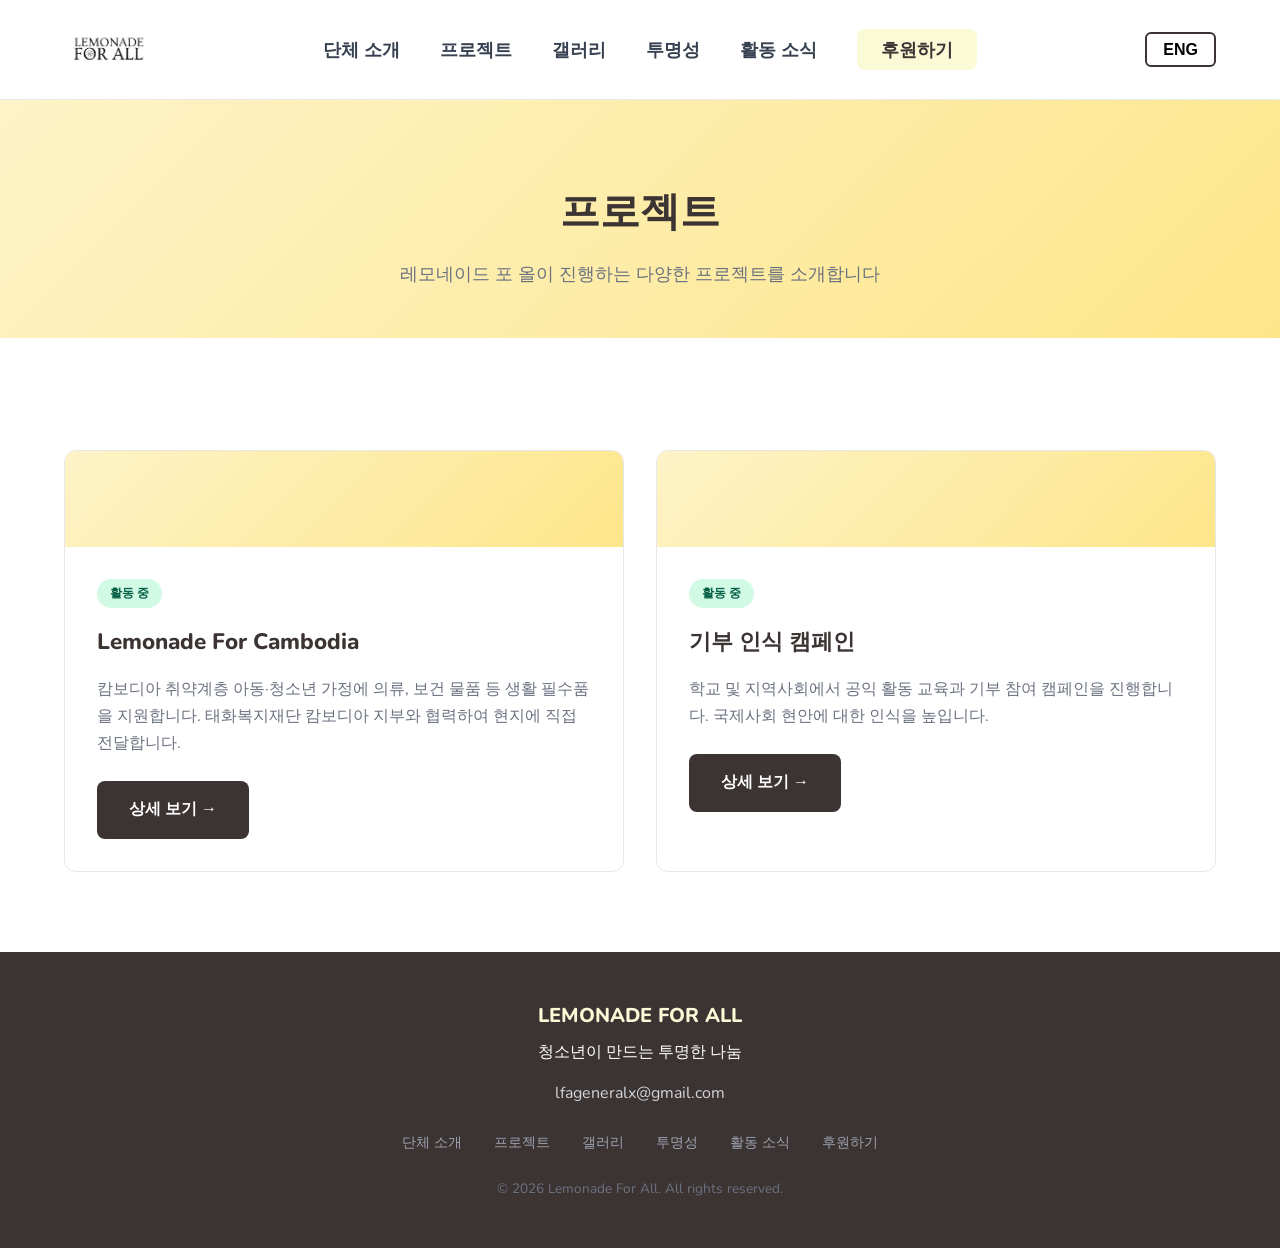
<file: projects.html>
<!DOCTYPE html>
<html lang="ko">
<head>
  <meta charset="UTF-8">
  <meta name="viewport" content="width=device-width, initial-scale=1.0">
  <title data-i18n="projects_doc">프로젝트 | Lemonade For All</title>
  <link rel="stylesheet" href="style.css">
  <link href="https://fonts.googleapis.com/css2?family=Nunito:wght@400;600;700;800&display=swap" rel="stylesheet">
</head>
<body>
<header>
        <a href="index.html" class="logo"><img src="images/1.png" alt="Lemonade For All" class="logo-img"></a>
  <nav>
    <ul>
      <li><a href="about.html" data-i18n="navAbout">단체 소개</a></li>
      <li><a href="projects.html" data-i18n="navProjects">프로젝트</a></li>
            <li><a href="gallery.html" data-i18n="navGallery">갤러리</a></li>
      <li><a href="transparency.html" data-i18n="navTrans">투명성</a></li>
      <li><a href="news.html" data-i18n="navNews">활동 소식</a></li>
      <li><a href="donate.html" class="btn-donate" data-i18n="navDonate">후원하기</a></li>
    </ul>
  </nav>
  <button id="langToggle" class="lang-btn">ENG</button>
  <button class="hamburger" id="hamburger">☰</button>
</header>
<div class="mobile-menu" id="mobileMenu">
  <a href="about.html" data-i18n="navAbout">단체 소개</a>
  <a href="projects.html" data-i18n="navProjects">프로젝트</a>
    <a href="gallery.html" data-i18n="navGallery">갤러리</a>
  <a href="transparency.html" data-i18n="navTrans">투명성</a>
  <a href="news.html" data-i18n="navNews">활동 소식</a>
  <a href="donate.html" data-i18n="navDonate">후원하기</a>
</div>
<div class="page-header">
  <h1 data-i18n="projects_title">프로젝트</h1>
  <p data-i18n="projects_sub">레모네이드 포 올이 진행하는 다양한 프로젝트를 소개합니다</p>
</div>
<section>
  <div class="section-inner">
    <div class="project-grid">
      <div class="project-card">
        <div class="project-img"></div>
        <div class="project-body">
          <span class="status-badge" data-i18n="statusActive">Active</span>
          <h3 data-i18n="cambodia_page_title">Lemonade For Cambodia</h3>
          <p data-i18n="projects_cambodia_desc">캄보디아 취약계층 아동·청소년 가정에 의류, 보건 물품 등 생활 필수품을 지원합니다. 태화복지재단과 협력하여 현지에 직접 전달합니다.</p>
          <a href="project-cambodia.html" class="btn-primary" data-i18n="viewDetail">상세 보기</a>
        </div>
      </div>
      <div class="project-card">
        <div class="project-img"></div>
        <div class="project-body">
          <span class="status-badge" data-i18n="statusActive">Active</span>
          <h3 data-i18n="campaign_page_title">기부 인식 캠페인</h3>
          <p data-i18n="projects_campaign_desc">학교 및 지역사회에서 공익 활동 교육과 기부 참여 캠페인을 진행합니다. 국제사회 현안에 대한 인식을 높입니다.</p>
          <a href="project-campaign.html" class="btn-primary" data-i18n="viewDetail">상세 보기</a>
        </div>
      </div>
    </div>
  </div>
</section>
<footer>
  <div class="footer-inner">
                <a href="index.html" class="footer-logo">LEMONADE FOR ALL</a>
    <p data-i18n="footerDesc">청소년이 만드는 투명한 나눔</p>
    <p class="footer-contact">lfageneralx@gmail.com</p>
    <div class="footer-links">
      <a href="about.html" data-i18n="navAbout">단체 소개</a>
      <a href="projects.html" data-i18n="navProjects">프로젝트</a>
            <a href="gallery.html" data-i18n="navGallery">갤러리</a>
      <a href="transparency.html" data-i18n="navTrans">투명성</a>
      <a href="news.html" data-i18n="navNews">활동 소식</a>
      <a href="donate.html" data-i18n="navDonate">후원하기</a>
    </div>
    <p class="footer-copy">© 2026 Lemonade For All. All rights reserved.</p>
  </div>
</footer>
<script src="lang.js"></script>
</body>
</html>
</file>
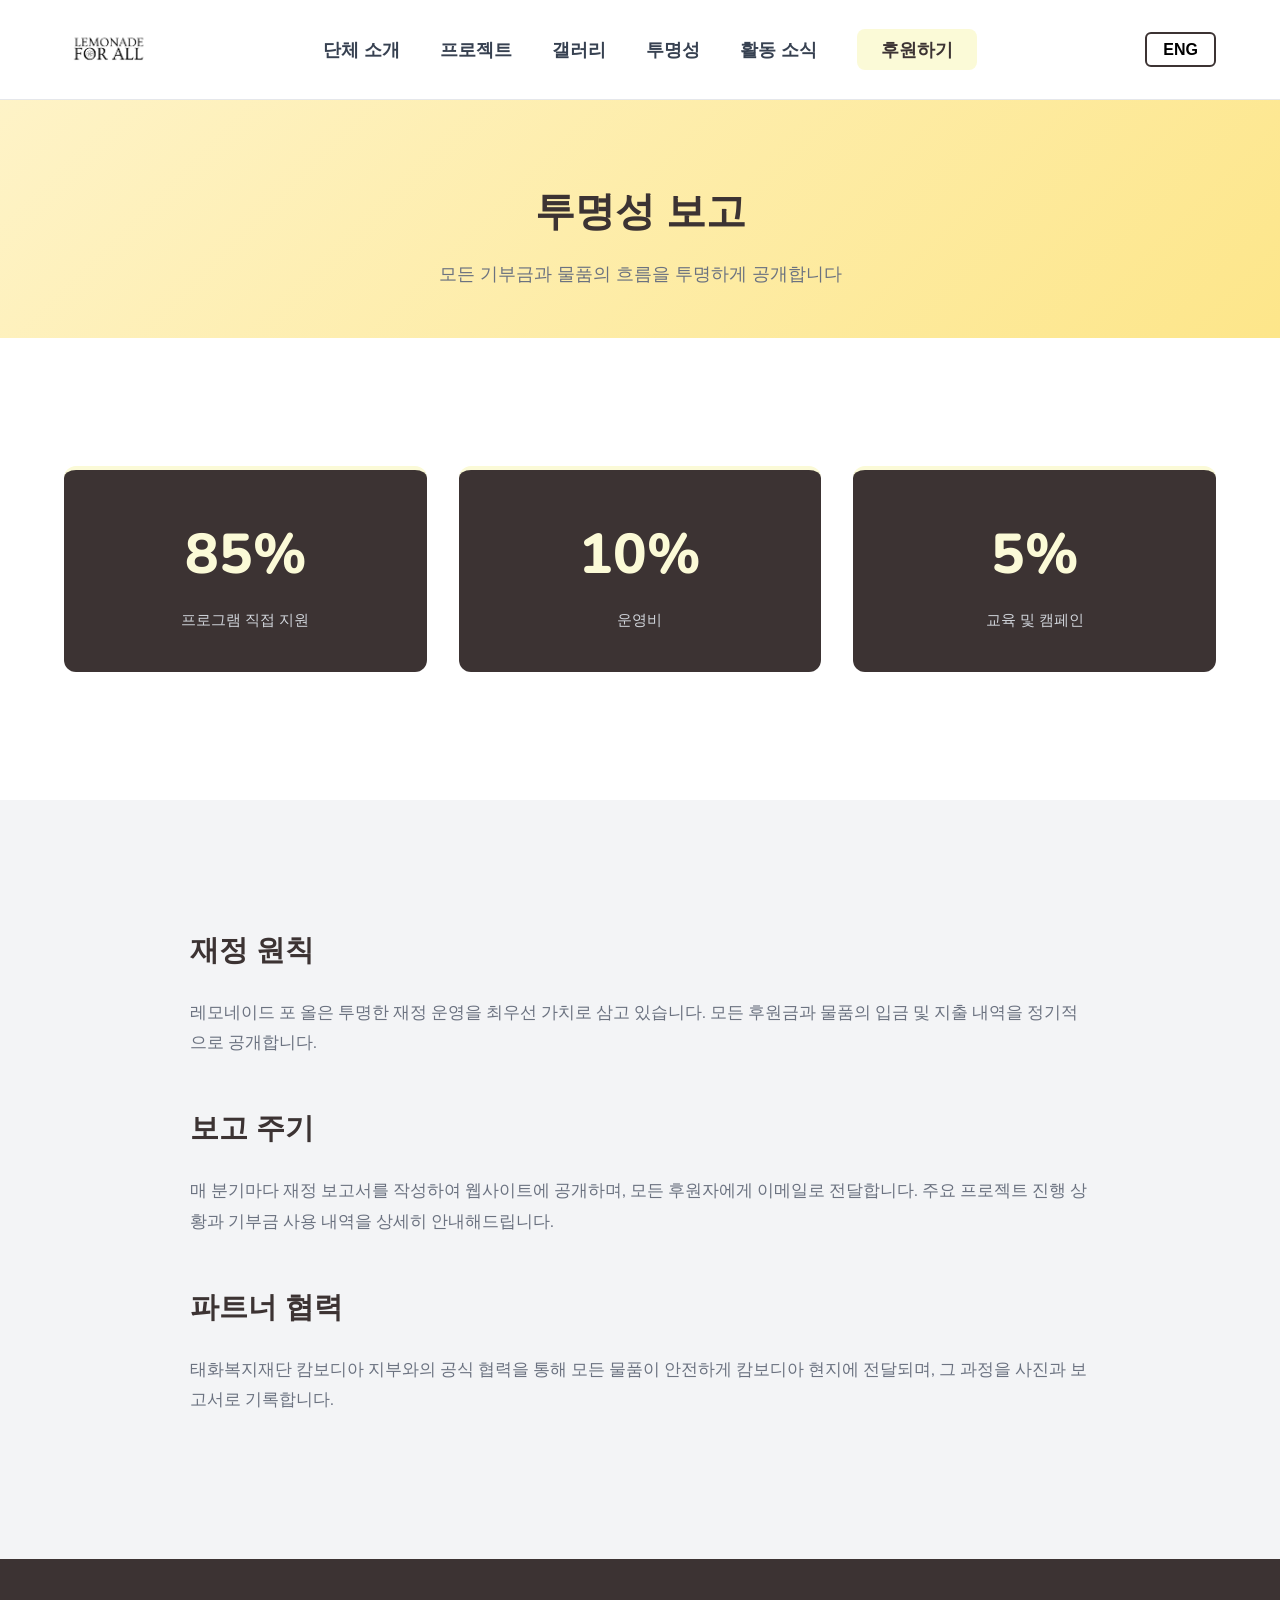
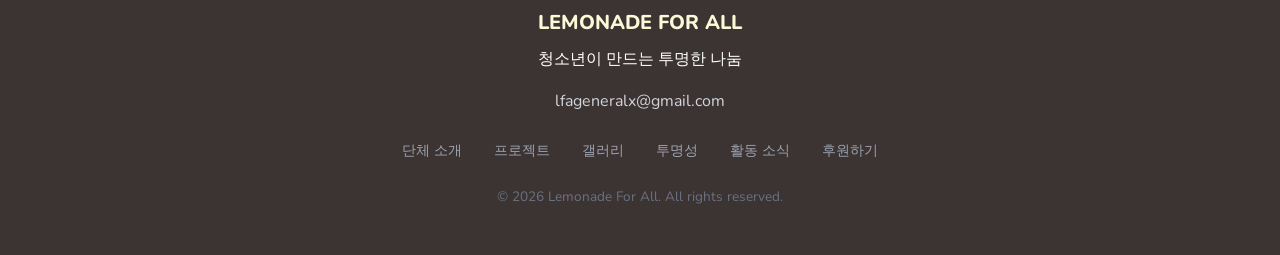
<file: transparency.html>
<!DOCTYPE html>
<html lang="ko">
<head>
  <meta charset="UTF-8">
  <meta name="viewport" content="width=device-width, initial-scale=1.0">
  <title data-i18n="transparency_doc">투명성 보고 | Lemonade For All</title>
  <link rel="stylesheet" href="style.css">
  <link href="https://fonts.googleapis.com/css2?family=Nunito:wght@400;600;700;800&display=swap" rel="stylesheet">
</head>
<body>
<header>
        <a href="index.html" class="logo"><img src="images/1.png" alt="Lemonade For All" class="logo-img"></a>
  <nav>
    <ul>
      <li><a href="about.html" data-i18n="navAbout">단체 소개</a></li>
      <li><a href="projects.html" data-i18n="navProjects">프로젝트</a></li>
            <li><a href="gallery.html" data-i18n="navGallery">갤러리</a></li>
      <li><a href="transparency.html" data-i18n="navTrans">투명성</a></li>
      <li><a href="news.html" data-i18n="navNews">활동 소식</a></li>
      <li><a href="donate.html" class="btn-donate" data-i18n="navDonate">후원하기</a></li>
    </ul>
  </nav>
  <button id="langToggle" class="lang-btn">ENG</button>
  <button class="hamburger" id="hamburger">☰</button>
</header>
<div class="mobile-menu" id="mobileMenu">
  <a href="about.html" data-i18n="navAbout">단체 소개</a>
  <a href="projects.html" data-i18n="navProjects">프로젝트</a>
    <a href="gallery.html" data-i18n="navGallery">갤러리</a>
  <a href="transparency.html" data-i18n="navTrans">투명성</a>
  <a href="news.html" data-i18n="navNews">활동 소식</a>
  <a href="donate.html" data-i18n="navDonate">후원하기</a>
</div>
<div class="page-header">
  <h1 data-i18n="transparency_title">투명성 보고</h1>
  <p data-i18n="transparency_sub">모든 기부금과 물품의 흐름을 투명하게 공개합니다</p>
</div>
<section>
  <div class="section-inner">
    <div class="trans-grid">
      <div class="trans-card">
        <h3 class="trans-num">85%</h3>
        <p data-i18n="trans_program">프로그램 직접 지원</p>
      </div>
      <div class="trans-card">
        <h3 class="trans-num">10%</h3>
        <p data-i18n="trans_ops">운영비</p>
      </div>
      <div class="trans-card">
        <h3 class="trans-num">5%</h3>
        <p data-i18n="trans_edu">교육 및 캠페인</p>
      </div>
    </div>
  </div>
</section>
<section style="background:#F3F4F6">
  <div class="content-section">
    <h3 data-i18n="trans_fin_principles">재정 원칙</h3>
    <p data-i18n="trans_fin_principles_desc">레모네이드 포 올은 투명한 재정 운영을 최우선 가치로 삼고 있습니다. 모든 후원금과 물품의 입금 및 지출 내역을 정기적으로 공개합니다.</p>
    
    <h3 data-i18n="trans_report_period">보고 주기</h3>
    <p data-i18n="trans_report_period_desc">매 분기마다 재정 보고서를 작성하여 웹사이트에 공개하며, 모든 후원자에게 이메일로 전달합니다. 주요 프로젝트 진행 상황과 기부금 사용 내역을 상세히 안내해드립니다.</p>
    
    <h3 data-i18n="trans_partner">파트너 협력</h3>
    <p data-i18n="trans_partner_desc">태화복지재단과의 공식 협력을 통해 모든 물품이 안전하게 캄보디아 현지에 전달되며, 그 과정을 사진과 보고서로 기록합니다.</p>
  </div>
</section>
<footer>
  <div class="footer-inner">
                <a href="index.html" class="footer-logo">LEMONADE FOR ALL</a>
    <p data-i18n="footerDesc">청소년이 만드는 투명한 나눔</p>
    <p class="footer-contact">lfageneralx@gmail.com</p>
    <div class="footer-links">
      <a href="about.html" data-i18n="navAbout">단체 소개</a>
      <a href="projects.html" data-i18n="navProjects">프로젝트</a>
            <a href="gallery.html" data-i18n="navGallery">갤러리</a>
      <a href="transparency.html" data-i18n="navTrans">투명성</a>
      <a href="news.html" data-i18n="navNews">활동 소식</a>
      <a href="donate.html" data-i18n="navDonate">후원하기</a>
    </div>
    <p class="footer-copy">© 2026 Lemonade For All. All rights reserved.</p>
  </div>
</footer>
<script src="lang.js"></script>
</body>
</html>
</file>
<file: style.css>
:root {
  --yellow: #fbfad7;
  --dark: #3c3333;  --gray: #374151;
  --light-gray: #F3F4F6;
  --white: #FFFFFF;
  --text-muted: #6B7280;
}

* { margin: 0; padding: 0; box-sizing: border-box; }

body {
  font-family: 'Nunito', -apple-system, BlinkMacSystemFont, 'Segoe UI', sans-serif;
  background: var(--white);
  color: var(--dark);
  line-height: 1.6;
}

/* HEADER */
header {
  position: sticky;
  top: 0;
  z-index: 1000;
  background: rgba(255,255,255,0.98);
  backdrop-filter: blur(8px);
  border-bottom: 1px solid #E5E7EB;
        padding: 0.1rem 5%;
  display: flex;
    min-height: 100px;  align-items: center;
  justify-content: space-between;
  overflow: visible;
}

.logo {
  font-size: 1.25rem;
  font-weight: 800;
    font-family: 'Bricolage Grotesque', sans-serif;
  color: var(--dark);
  text-decoration: none;
}

.logo-img {
      height: 90px; width: auto;
  display: block;
}

.footer-logo-img {
  height: 32px;
  width: auto;
  display: block;
  margin: 0 auto;
}

nav ul {
  display: flex;
  list-style: none;
  gap: 2.5rem;
}

nav a {
  text-decoration: none;
  color: var(--gray);
  font-weight: 600;
  font-size: 1.15rem;
  transition: color 0.2s;
}

nav a:hover { color: var(--dark); }

.btn-donate {
  background: var(--yellow);
  padding: 0.5rem 1.5rem;
  border-radius: 8px;
  color: var(--dark) !important;
  font-weight: 700;
  transition: transform 0.2s, box-shadow 0.2s;
}

.btn-donate:hover {
  transform: translateY(-2px);
  box-shadow: 0 4px 12px rgba(252,211,77,0.4);
}

.lang-btn {
  background: transparent;
  border: 2px solid var(--dark);
  padding: 0.4rem 1rem;
  border-radius: 6px;
  font-weight: 700;
  cursor: pointer;
  font-size: 1rem;
  transition: all 0.2s;
}

.lang-btn:hover {
  background: var(--dark);
  color: var(--white);
}

.hamburger { display: none; }
.mobile-menu { display: none; }

/* HERO */
#hero {
  background: linear-gradient(135deg, #FEF3C7 0%, #FDE68A 100%);
  padding: 6rem 8% 4rem;
  display: flex;
  align-items: center;
  justify-content: space-between;
  gap: 3rem;
  min-height: 85vh;
}

.hero-content { max-width: 600px; }

.hero-tag {
  display: inline-block;
  background: rgba(31,41,55,0.1);
  padding: 0.5rem 1rem;
  border-radius: 50px;
  font-size: 0.85rem;
  font-weight: 600;
  margin-bottom: 1.5rem;
  color: var(--gray);
}

.hero-content h1 {
  font-size: 3.5rem;
  font-weight: 800;
  color: var(--dark);
  line-height: 1.1;
  margin-bottom: 1.5rem;
}

.highlight {
  background: linear-gradient(to right, #FCD34D, #FBBF24);
  -webkit-background-clip: text;
  -webkit-text-fill-color: transparent;
  background-clip: text;
}

.hero-content p {
  font-size: 1.2rem;
  color: var(--gray);
  margin-bottom: 2rem;
  line-height: 1.8;
}

.hero-btns {
  display: flex;
  gap: 1rem;
  flex-wrap: wrap;
}

.btn-primary {
  display: inline-block;
  background: var(--dark);
  color: var(--white);
  padding: 1rem 2rem;
  border-radius: 8px;
  font-weight: 700;
  text-decoration: none;
  transition: transform 0.2s, box-shadow 0.2s;
  border: none;
  cursor: pointer;
}

.btn-primary:hover {
  transform: translateY(-2px);
  box-shadow: 0 8px 20px rgba(0,0,0,0.15);
}

.btn-secondary {
  display: inline-block;
  background: transparent;
  color: var(--dark);
  padding: 1rem 2rem;
  border-radius: 8px;
  font-weight: 700;
  text-decoration: none;
  border: 2px solid var(--dark);
  transition: all 0.2s;
}

.btn-secondary:hover {
  background: var(--dark);
  color: var(--white);
}

.btn-outline {
  display: inline-block;
  color: var(--dark);
  text-decoration: none;
  font-weight: 600;
  font-size: 0.95rem;
  transition: transform 0.2s;
}

.btn-outline:hover { transform: translateX(4px); }

.hero-img {
  font-size: 12rem;
  line-height: 1;
}

/* STATS */
#stats {
  background: var(--dark);
  color: var(--white);
  padding: 3rem 5%;
}

.stats-grid {
  display: grid;
  grid-template-columns: repeat(auto-fit, minmax(200px, 1fr));
  gap: 2rem;
  max-width: 1200px;
  margin: 0 auto;
  text-align: center;
}

.stat-num {
  font-size: 2.5rem;
  font-weight: 800;
  color: var(--yellow);
  margin-bottom: 0.5rem;
}

.stat-item p {
  color: #D1D5DB;
  font-size: 0.95rem;
}

/* SECTIONS */
section {
  padding: 5rem 5%;
}

.section-inner {
  max-width: 1200px;
  margin: 0 auto;
}

.section-tag {
  display: inline-block;
  background: var(--yellow);
  color: var(--dark);
  font-size: 0.75rem;
  font-weight: 700;
  padding: 0.4rem 1rem;
  border-radius: 50px;
  text-transform: uppercase;
  letter-spacing: 0.5px;
  margin-bottom: 1rem;
}

.section-inner h2, .page-header h1 {
  font-size: 2.5rem;
  font-weight: 800;
  margin-bottom: 1.5rem;
  color: var(--dark);
}

.section-inner > p, .page-header p {
  font-size: 1.1rem;
  color: var(--text-muted);
  max-width: 700px;
  margin-bottom: 3rem;
  line-height: 1.7;
}

/* PROJECT GRID */
.project-grid {
  display: grid;
  grid-template-columns: repeat(auto-fit, minmax(320px, 1fr));
  gap: 2rem;
  margin-top: 2rem;
}

.project-card {
  background: var(--white);
  border-radius: 12px;
  overflow: hidden;
  border: 1px solid #E5E7EB;
  transition: transform 0.2s, box-shadow 0.2s;
}

.project-card:hover {
  transform: translateY(-4px);
  box-shadow: 0 12px 24px rgba(0,0,0,0.1);
}

.project-img {
  background: linear-gradient(135deg, #FEF3C7, #FDE68A);
  padding: 3rem;
  text-align: center;
  font-size: 5rem;
}

.project-body {
  padding: 2rem;
}

.project-body h3 {
  font-size: 1.4rem;
  font-weight: 800;
  margin-bottom: 1rem;
}

.project-body p {
  color: var(--text-muted);
  margin-bottom: 1.5rem;
  line-height: 1.7;
}

.status-badge {
  display: inline-block;
  background: #D1FAE5;
  color: #065F46;
  padding: 0.3rem 0.8rem;
  border-radius: 50px;
  font-size: 0.75rem;
  font-weight: 700;
  margin-bottom: 1rem;
}

/* PAGE HEADER */
.page-header {
  background: linear-gradient(135deg, #FEF3C7 0%, #FDE68A 100%);
  padding: 5rem 8% 3rem;
  text-align: center;
}

.page-header h1 { margin-bottom: 1rem; }
.page-header p { margin: 0 auto; }

/* CONTENT SECTIONS */
.content-section {
  max-width: 900px;
  margin: 0 auto;
  padding: 3rem 0;
}

.content-section h3 {
  font-size: 1.8rem;
  font-weight: 700;
  margin-bottom: 1.5rem;
  margin-top: 3rem;
}

.content-section h3:first-of-type { margin-top: 0; }

.content-section p, .content-section li {
  color: var(--text-muted);
  font-size: 1.05rem;
  line-height: 1.8;
  margin-bottom: 1rem;
}

.content-section ul {
  list-style-position: inside;
  margin-left: 1.5rem;
}

/* DONATE GRID */
.donate-grid {
  display: grid;
  grid-template-columns: repeat(auto-fit, minmax(280px, 1fr));
  gap: 2rem;
  margin-top: 2rem;
}

.donate-card {
  background: var(--white);
  border: 1px solid #E5E7EB;
  border-radius: 12px;
  padding: 2.5rem;
  text-align: center;
  transition: transform 0.2s, box-shadow 0.2s;
}

.donate-card:hover {
  transform: translateY(-4px);
  box-shadow: 0 12px 24px rgba(0,0,0,0.1);
}

.donate-icon {
  font-size: 3rem;
  margin-bottom: 1.5rem;
}

.donate-card h4 {
  font-size: 1.2rem;
  font-weight: 700;
  margin-bottom: 1rem;
}

.donate-card p {
  color: var(--text-muted);
  margin-bottom: 1.5rem;
  line-height: 1.7;
}

.account-box {
  background: var(--light-gray);
  border: 2px dashed #D1D5DB;
  border-radius: 8px;
  padding: 1rem;
  font-size: 0.9rem;
  color: var(--gray);
  font-weight: 600;
}

/* TRANSPARENCY */
.trans-grid {
  display: grid;
  grid-template-columns: repeat(auto-fit, minmax(220px, 1fr));
  gap: 2rem;
  margin: 3rem 0;
}

.trans-card {
  background: var(--dark);
  color: var(--white);
  padding: 2.5rem;
  border-radius: 12px;
  text-align: center;
  border-top: 4px solid var(--yellow);
}

.trans-num {
  font-size: 3.5rem;
  font-weight: 800;
  color: var(--yellow);
  margin-bottom: 0.5rem;
}

.trans-card p {
  color: #D1D5DB;
  font-size: 0.95rem;
}

/* NEWS GRID */
.news-grid {
  display: grid;
  grid-template-columns: repeat(auto-fit, minmax(300px, 1fr));
  gap: 2rem;
  margin-top: 2rem;
}

.news-card {
  background: var(--white);
  border: 1px solid #E5E7EB;
  border-left: 4px solid var(--yellow);
  border-radius: 8px;
  padding: 2rem;
  transition: transform 0.2s;
}

.news-card:hover { transform: translateY(-4px); }

.news-date {
  font-size: 0.8rem;
  font-weight: 700;
  color: var(--text-muted);
  text-transform: uppercase;
  letter-spacing: 0.5px;
  margin-bottom: 0.8rem;
}

.news-card h4 {
  font-size: 1.1rem;
  font-weight: 700;
  margin-bottom: 0.8rem;
}

.news-card p {
  color: var(--text-muted);
  line-height: 1.7;
}

/* CTA */
#cta {
  background: var(--dark);
  color: var(--white);
  text-align: center;
  padding: 5rem 5%;
}

.cta-inner h2 {
  font-size: 2.5rem;
  font-weight: 800;
  margin-bottom: 1rem;
}

.cta-inner p {
  color: #D1D5DB;
  font-size: 1.1rem;
  margin-bottom: 2rem;
}

#cta .btn-primary {
  background: var(--yellow);
  color: var(--dark);
}

/* FOOTER */
footer {
  background: var(--dark);
  color: var(--white);
  padding: 3rem 5%;
  text-align: center;
}

.footer-logo {
  font-size: 1.25rem;
  font-weight: 800;
  color: var(--yellow);
  text-decoration: none;
  display: inline-block;
  margin-bottom: 0.5rem;
}

.footer-contact {
  color: #D1D5DB;
  margin: 1rem 0;
}

.footer-links {
  display: flex;
  gap: 2rem;
  justify-content: center;
  margin: 1.5rem 0;
  flex-wrap: wrap;
}

.footer-links a {
  color: #9CA3AF;
  text-decoration: none;
  font-size: 0.9rem;
  transition: color 0.2s;
}

.footer-links a:hover { color: var(--yellow); }

.footer-copy {
  color: #6B7280;
  font-size: 0.85rem;
  margin-top: 1.5rem;
}

/* RESPONSIVE */
@media (max-width: 768px) {
  nav ul { display: none; }
  .hamburger {
    display: block;
    background: none;
    border: none;
    font-size: 1.5rem;
    cursor: pointer;
  }
  
  .mobile-menu {
    position: fixed;
    top: 60px;
    left: 0;
    right: 0;
    background: var(--white);
    border-bottom: 1px solid #E5E7EB;
    padding: 1rem;
    display: none;
    flex-direction: column;
    gap: 1rem;
  }
  
  .mobile-menu.active { display: flex; }
  
  .mobile-menu a {
    padding: 0.8rem;
    text-align: center;
    font-weight: 600;
    color: var(--gray);
    text-decoration: none;
  }
  
  #hero {
    flex-direction: column;
    text-align: center;
    padding: 4rem 5%;
    min-height: auto;
  }
  
  .hero-content h1 { font-size: 2.5rem; }
  .hero-img { font-size: 8rem; }
  .hero-btns { justify-content: center; }
  
  .stats-grid { grid-template-columns: 1fr 1fr; gap: 1.5rem; }
  .section-inner h2, .page-header h1 { font-size: 2rem; }
}
</file>
